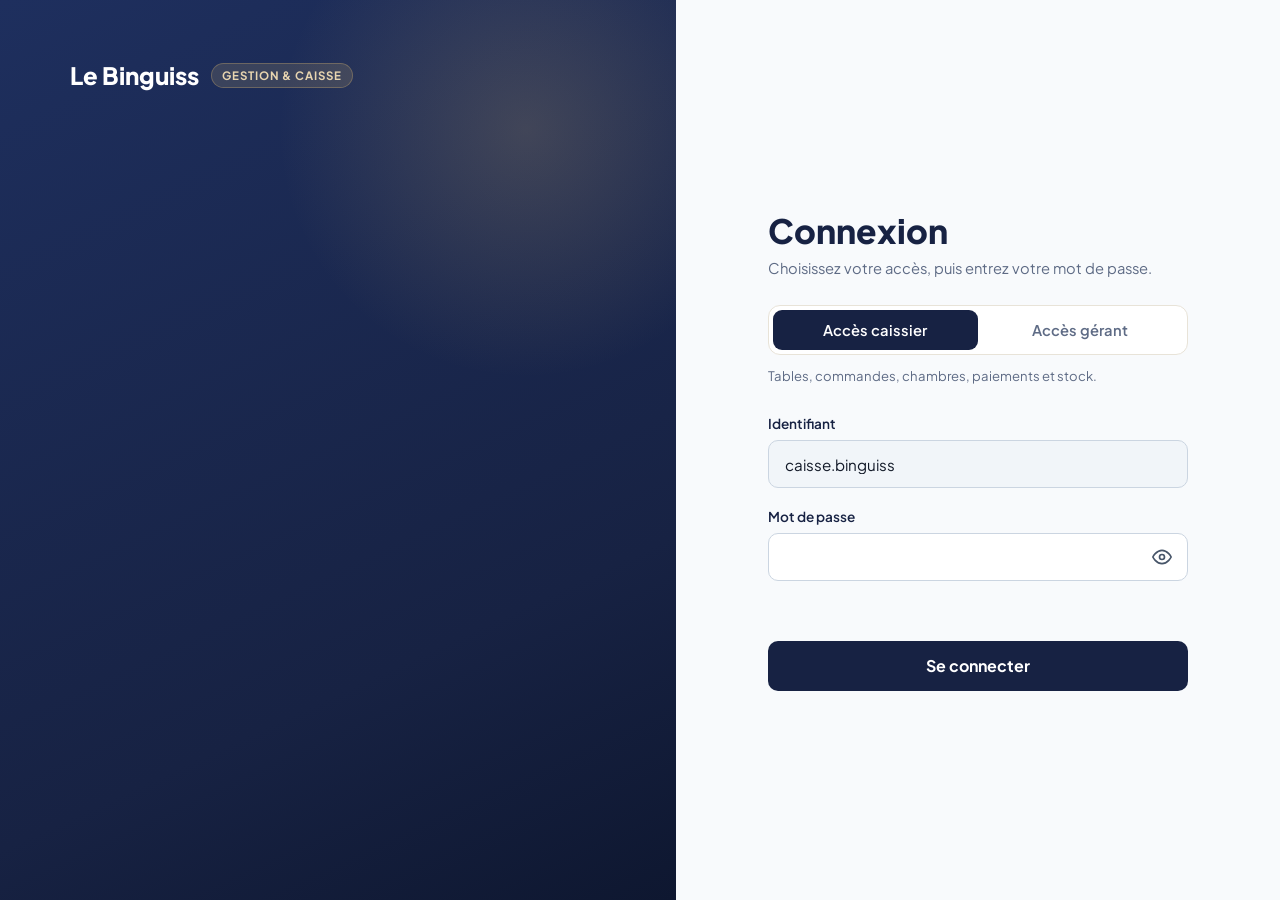
<file: caisse/caisse.html>
<!DOCTYPE html>
<html lang="fr">
<head>
    <meta charset="UTF-8">
    <meta name="viewport" content="width=device-width, initial-scale=1.0">
    <title>Espace Caisse & Restaurant — Le Binguiss</title>

    <link rel="preconnect" href="https://fonts.googleapis.com">
    <link rel="preconnect" href="https://fonts.gstatic.com" crossorigin>
    <link href="https://fonts.googleapis.com/css2?family=Plus+Jakarta+Sans:wght@400;500;600;700;800&family=Playfair+Display:ital,wght@0,600;0,700;1,600&display=swap" rel="stylesheet">

    <link rel="stylesheet" href="css/caisse.css">

    <style id="correctifs-connexion">
        #loginScreen.active { position: fixed; inset: 0; z-index: 9000; overflow-y: auto; display: flex; background: #ffffff; }
        #loginScreen .hero-pane, #loginScreen .hero-orb { pointer-events: none; }
        #loginScreen .form-pane { position: relative; z-index: 2; overflow-y: auto; }
        #loginScreen button, #loginScreen input, #loginScreen label { pointer-events: auto; }
        #loginScreen .input-field { color: #111827 !important; background: #ffffff !important; border: 1px solid #cbd5e1 !important; opacity: 1 !important; }
        #loginScreen .input-field[readonly] { background: #f1f5f9 !important; }
    </style>
</head>
<body>

    <!-- 1. ECRAN DE CONNEXION -->
    <div class="login-wrapper active" id="loginScreen">
        <div class="hero-pane">
            <div class="hero-orb"></div>
            <div class="hero-brand">
                <div class="hero-brand-name">Le Binguiss</div>
                <span class="hero-brand-badge">Gestion & Caisse</span>
            </div>
        </div>
        <div class="form-pane">
            <div class="form-container">
                <h2 class="form-title">Connexion</h2>
                <p class="form-instruction">Choisissez votre accès, puis entrez votre mot de passe.</p>

                <div class="access-toggle-box">
                    <button type="button" class="toggle-btn active" id="btnAccesCaisse" onclick="selectionnerProfil('caisse')">Accès caissier</button>
                    <button type="button" class="toggle-btn" id="btnAccesGerant" onclick="selectionnerProfil('gerant')">Accès gérant</button>
                </div>
                <div class="toggle-note" id="toggleNote">Tables, commandes, chambres, paiements et stock.</div>

                <form onsubmit="seConnecter(event)">
                    <div class="input-group">
                        <label class="input-label" for="loginUser">Identifiant</label>
                        <input type="text" id="loginUser" class="input-field" value="caisse.binguiss" readonly>
                    </div>
                    <div class="input-group">
                        <label class="input-label" for="loginPass">Mot de passe</label>
                        <div style="position:relative;display:block;">
                            <input type="password" id="loginPass" class="input-field" autocomplete="current-password" required style="width:100%;box-sizing:border-box;padding-right:48px;">
                            <button type="button" id="btnVoirMdp" onclick="basculerMotDePasse()" title="Afficher le mot de passe" aria-label="Afficher le mot de passe" style="position:absolute;right:8px;top:50%;transform:translateY(-50%);display:flex;align-items:center;justify-content:center;width:36px;height:36px;padding:0;margin:0;border:none;background:transparent;cursor:pointer;z-index:5;"><svg width="20" height="20" viewBox="0 0 24 24" fill="none" stroke="#475569" stroke-width="2" stroke-linecap="round" stroke-linejoin="round"><path d="M1 12s4-8 11-8 11 8 11 8-4 8-11 8-11-8-11-8z"></path><circle cx="12" cy="12" r="3"></circle></svg></button>
                        </div>
                    </div>
                    <p id="loginErreur" role="alert" style="color:#b91c1c;font-size:0.9rem;margin:0 0 12px;min-height:1.2em;"></p>
                    <button type="submit" class="btn-submit" id="btnConnexion">Se connecter</button>
                </form>
            </div>
        </div>
    </div>

    <!-- 2. INTERFACE CAISSE (caché tant que non connecté) -->
    <div class="app-layout" id="dashboardScreen">

        <aside class="sidebar">
            <div>
                <div class="sidebar-brand">
                    <div class="brand-title">Le Binguiss</div>
                    <span class="brand-badge">Espace caisse</span>
                </div>

                <nav class="sidebar-nav">
                    <div class="nav-item active" onclick="changerOnglet('tables')"><span>Tables</span></div>
                    <div class="nav-item" onclick="changerOnglet('commandes')"><span>Commandes</span></div>
                    <div class="nav-item" onclick="changerOnglet('chambres')"><span>Chambres</span></div>
                    <div class="nav-item" onclick="changerOnglet('stock')"><span>Stock</span></div>
                </nav>
            </div>

            <div class="sidebar-footer">
                <div class="user-role-label">Caissier</div>
                <a class="logout-link" onclick="seDeconnecter()">Se déconnecter</a>
            </div>
        </aside>

        <main class="main-content">
            <header class="page-header">
                <h1 class="page-title">Restaurant</h1>
                <p class="page-subtitle">Cliquez sur une table pour la nommer ou voir sa consommation · Rouge : non payée · Vert : payée</p>
            </header>

            <section class="kpi-grid">
                <div class="kpi-card">
                    <div class="kpi-label">Caisse du jour</div>
                    <div class="kpi-value" id="kpiCaisseJour">486 500 F</div>
                </div>
                <div class="kpi-card">
                    <div class="kpi-label">Restaurant</div>
                    <div class="kpi-value" id="kpiRestaurant">312 000 F</div>
                </div>
                <div class="kpi-card">
                    <div class="kpi-label">Hôtel</div>
                    <div class="kpi-value">174 500 F</div>
                </div>
                <div class="kpi-card">
                    <div class="kpi-label">Commandes non payées</div>
                    <div class="kpi-value" id="kpiNonPayees">4</div>
                </div>
            </section>

            <section class="tables-grid" id="tablesContainer"></section>

            <!-- ECRAN 3 : COMMANDES DU JOUR -->
            <div class="commandes-screen" id="commandesScreen">
                <header class="page-header" style="margin-bottom:16px">
                    <h1 class="page-title">Commandes du jour</h1>
                    <p class="page-subtitle" id="commandesSoustitre">Registre en direct · 8 commandes · 15 octobre</p>
                </header>

                <div class="commandes-filter-bar">
                    <button type="button" class="filter-tab-btn active" id="fTab-toutes" onclick="filtrerCommandes('toutes')">Toutes</button>
                    <button type="button" class="filter-tab-btn" id="fTab-surplace" onclick="filtrerCommandes('surplace')">Sur place</button>
                    <button type="button" class="filter-tab-btn" id="fTab-emporter" onclick="filtrerCommandes('emporter')">À emporter</button>
                    <button type="button" class="filter-tab-btn" id="fTab-livraison" onclick="filtrerCommandes('livraison')">Livraison</button>
                    <button type="button" class="filter-tab-btn" id="fTab-adistance" onclick="filtrerCommandes('adistance')">À distance</button>
                    <button type="button" class="btn-nouvelle-commande">+ Nouvelle commande</button>
                </div>

                <div class="commandes-table-wrapper">
                    <table class="commandes-table">
                        <thead>
                            <tr>
                                <th>N°</th>
                                <th>Table / Client</th>
                                <th>Type</th>
                                <th>Articles</th>
                                <th>Total</th>
                                <th>Statut</th>
                                <th>Heure</th>
                            </tr>
                        </thead>
                        <tbody id="commandesTbody"></tbody>
                    </table>
                </div>
            </div>

            <!-- ECRAN 4 : CHAMBRES -->
            <div class="chambres-screen" id="chambresScreen">
                <header class="page-header" style="margin-bottom:20px;">
                    <h1 class="page-title">Chambres</h1>
                    <p class="page-subtitle">Semaine du 12 au 18 octobre</p>
                </header>

                <div class="chambres-top-bar">
                    <div class="legend-pills-group">
                        <span class="legend-pill pill-libre">Libre</span>
                        <span class="legend-pill pill-reservee">Réservée</span>
                        <span class="legend-pill pill-occupee">Occupée</span>
                        <span class="legend-pill pill-payee">Payée</span>
                    </div>
                    <button type="button" class="btn-chambre-action" onclick="ouvrirNouvelleReservationChambre()">
                        + Nouvelle réservation
                    </button>
                </div>

                <div class="planning-card">
                    <table class="planning-table">
                        <thead>
                            <tr>
                                <th class="th-room"></th>
                                <th>Lun</th>
                                <th>Mar</th>
                                <th>Mer</th>
                                <th>Jeu</th>
                                <th>Ven</th>
                                <th>Sam</th>
                                <th>Dim</th>
                            </tr>
                        </thead>
                        <tbody id="planningChambresTbody"></tbody>
                    </table>
                </div>

                <div class="booking-detail-card" id="bookingDetailCard">
                    <div class="booking-client-info">
                        <h3 class="booking-client-title" id="roomClientName">Koné Awa · Chambre 102</h3>
                        <p class="booking-client-meta" id="roomClientMeta">Acompte 25 000 F · Solde restant 40 000 F · Mobile money</p>
                    </div>
                    <div class="booking-actions">
                        <button type="button" class="btn-booking btn-checkin" onclick="actionCheckIn()">Check-in</button>
                        <button type="button" class="btn-booking btn-checkout" onclick="actionCheckOut()">Check-out</button>
                    </div>
                </div>
            </div>

            <!-- ECRAN 5 : STOCK -->
            <div class="stock-screen" id="stockScreen">
                <div class="stock-header-row">
                    <header class="page-header" style="margin-bottom:0;">
                        <h1 class="page-title">Stock</h1>
                        <p class="page-subtitle">Quantités en stock · signalez un produit manquant</p>
                    </header>
                    <button type="button" class="btn-stock-manquant" onclick="signalerProduitManquantPrompt()">
                        Signaler un manquant
                    </button>
                </div>

                <div class="stock-threshold-bar">
                    <div class="threshold-min-label">Seuil minimum : 1</div>
                    <div class="threshold-legend-item">
                        <span class="indicator-dot red"></span>
                        <span>Rouge : stock de 1 ou moins (manquant)</span>
                    </div>
                    <div class="threshold-legend-item">
                        <span class="indicator-dot green"></span>
                        <span>Vert : stock supérieur à 1 (disponible)</span>
                    </div>
                </div>

                <div class="stock-card">
                    <table class="stock-table">
                        <thead>
                            <tr>
                                <th>Produit</th>
                                <th>Quantité en stock</th>
                                <th>Seuil minimum</th>
                                <th>Statut</th>
                            </tr>
                        </thead>
                        <tbody id="stockTbody"></tbody>
                    </table>
                </div>
            </div>
        </main>

    </div>

    <!-- 3. MODAL : NOMMER LA TABLE -->
    <div class="modal-overlay" id="modalNommerTable" onclick="fermerModalNommer(event)">
        <div class="modal-box" onclick="event.stopPropagation()">
            <h3 class="modal-title">Nommer la table</h3>
            <p class="modal-desc">Donnez un nom à cette table, par exemple Parasol 1.</p>

            <div class="modal-input-group">
                <label class="modal-label" for="inputNomTable">Nom de la table</label>
                <input type="text" id="inputNomTable" class="modal-input" placeholder="Ex: Parasol 1">
            </div>

            <div class="modal-actions">
                <button type="button" class="btn-modal-cancel" onclick="fermerModalNommer()">Annuler</button>
                <button type="button" class="btn-modal-save" onclick="sauvegarderNomTable()">Enregistrer</button>
            </div>
        </div>
    </div>

    <!-- 4. TIROIR LATERAL : COMMANDE / CONSOMMATION -->
    <div class="drawer-overlay" id="drawerOverlay" onclick="fermerTiroirCommande()"></div>

    <aside class="order-drawer" id="orderDrawer">
        <div>
            <div class="drawer-header">
                <h2 class="drawer-title" id="drawerTableTitle">Parasol 5</h2>
                <button type="button" class="btn-close-drawer" onclick="fermerTiroirCommande()" aria-label="Fermer">✕</button>
            </div>

            <div class="drawer-subinfo">
                <span id="drawerMetaInfo">Table libre · un client s'installe</span>
                <button type="button" class="btn-drawer-rename" onclick="ouvrirModalDepuisTiroir()">
                    <svg width="14" height="14" viewBox="0 0 24 24" fill="none" stroke="currentColor" stroke-width="2" stroke-linecap="round" stroke-linejoin="round"><path d="M11 4H4a2 2 0 0 0-2 2v14a2 2 0 0 0 2 2h14a2 2 0 0 0 2-2v-7"></path><path d="M18.5 2.5a2.121 2.121 0 0 1 3 3L12 15l-4 1 1-4 9.5-9.5z"></path></svg>
                    <span>Renommer</span>
                </button>
            </div>

            <div id="drawerModeConsultation" style="display: none;">
                <div class="order-items-list" id="drawerItemsList"></div>
            </div>

            <div id="drawerModeInstallation" style="display: none;">
                <div class="catalog-categories">
                    <button type="button" class="category-tab-btn active" id="tabCatPlats" onclick="changerCategorieMenu('plats')">Plats</button>
                    <button type="button" class="category-tab-btn" id="tabCatBoissons" onclick="changerCategorieMenu('boissons')">Boissons</button>
                    <button type="button" class="category-tab-btn" id="tabCatDesserts" onclick="changerCategorieMenu('desserts')">Desserts</button>
                </div>

                <div class="catalog-items-list" id="catalogItemsContainer"></div>

                <div class="cart-section-title">Panier</div>
                <div class="cart-items-box" id="cartItemsContainer"></div>
            </div>
        </div>

        <div>
            <div class="drawer-status-section" id="drawerStatusSection">
                <div class="drawer-section-label">Statut de la commande</div>
                <div class="status-pills-row">
                    <button type="button" class="status-pill-btn pill-unpaid" id="btnStatutNonPayee" onclick="changerStatutCommande(false)">Non payée</button>
                    <button type="button" class="status-pill-btn pill-paid inactive" id="btnStatutPayee" onclick="changerStatutCommande(true)">Payée</button>
                </div>
            </div>

            <div class="drawer-total-box">
                <div class="drawer-total-label">Total</div>
                <div class="drawer-total-amount" id="drawerTotalAmount">8 000 F</div>
            </div>

            <div class="drawer-actions" id="drawerActionsConsultation" style="display: none;">
                <button type="button" class="btn-print-bill" onclick="imprimerFacture()">
                    <svg width="18" height="18" viewBox="0 0 24 24" fill="none" stroke="currentColor" stroke-width="2" stroke-linecap="round" stroke-linejoin="round"><polyline points="6 9 6 2 18 2 18 9"></polyline><path d="M6 18H4a2 2 0 0 1-2-2v-5a2 2 0 0 1 2-2h16a2 2 0 0 1 2 2v5a2 2 0 0 1-2 2h-2"></path><rect x="6" y="14" width="12" height="8"></rect></svg>
                    <span>Imprimer la facture</span>
                </button>
                <button type="button" class="btn-modify-order" onclick="basculerVersAjoutArticles()">Modifier la commande</button>
            </div>

            <div class="drawer-actions" id="drawerActionsInstallation" style="display: none;">
                <button type="button" class="btn-save-order" onclick="enregistrerCommandeClient()">Enregistrer la commande</button>
            </div>
        </div>
    </aside>

    <!-- Notification Toast -->
    <div class="toast-notification" id="toastNotif">
        <span id="toastText">Action effectuée</span>
    </div>

    <!-- PANNEAU LATERAL : DETAIL COMMANDE -->
    <div class="cmd-drawer-overlay" id="cmdDrawerOverlay" onclick="fermerDetailCommande()"></div>

    <aside class="cmd-detail-drawer" id="cmdDetailDrawer">
        <div>
            <div class="cmd-drawer-header">
                <h2 class="cmd-drawer-title" id="cmdDrawerTitle">Commande Parasol 1</h2>
                <button type="button" class="btn-cmd-close" onclick="fermerDetailCommande()">✕</button>
            </div>
            <div class="cmd-drawer-meta" id="cmdDrawerMeta">N° 128 · 12:40 · Sur place</div>

            <div class="cmd-items-list" id="cmdItemsList"></div>

            <div class="cmd-status-section">
                <div class="cmd-status-label">Statut de la commande</div>
                <div class="status-pills-row">
                    <button type="button" class="status-pill-btn pill-unpaid" id="cmdBtnNonPayee" onclick="changerStatutCmd(false)">Non payée</button>
                    <button type="button" class="status-pill-btn pill-paid inactive" id="cmdBtnPayee" onclick="changerStatutCmd(true)">Payée</button>
                </div>
            </div>
        </div>

        <div>
            <div class="drawer-total-box">
                <div class="drawer-total-label">Total</div>
                <div class="drawer-total-amount" id="cmdDrawerTotal">0 F</div>
            </div>
            <div class="drawer-actions">
                <button type="button" class="btn-print-bill" onclick="ouvrirFactureDepuisCmd()">
                    <svg width="18" height="18" viewBox="0 0 24 24" fill="none" stroke="currentColor" stroke-width="2" stroke-linecap="round" stroke-linejoin="round"><polyline points="6 9 6 2 18 2 18 9"></polyline><path d="M6 18H4a2 2 0 0 1-2-2v-5a2 2 0 0 1 2-2h16a2 2 0 0 1 2 2v5a2 2 0 0 1-2 2h-2"></path><rect x="6" y="14" width="12" height="8"></rect></svg>
                    <span>Imprimer la facture</span>
                </button>
                <button type="button" class="btn-modify-order">Modifier la commande</button>
            </div>
        </div>
    </aside>

    <!-- MODAL FACTURE -->
    <div class="invoice-modal-overlay" id="invoiceModal">
        <div class="invoice-modal-box">
            <div class="invoice-modal-toolbar">
                <button type="button" class="btn-invoice-print" onclick="lancerImpression()">Imprimer</button>
                <button type="button" class="btn-invoice-close" onclick="fermerFacture()">Fermer</button>
            </div>
            <div class="invoice-doc">
                <div class="invoice-hotel-name">Hôtel Restaurant Le Binguiss</div>
                <div class="invoice-hotel-address">Restaurant en bord de mer · Grand-Bassam</div>

                <div class="invoice-facture-num" id="invoiceNum">FACTURE N° 128</div>
                <div class="invoice-meta" id="invoiceMeta">
                    Date : 15 octobre 2026 · 12:40<br>
                    Parasol 1 · Sur place · Source : Restaurant
                </div>

                <table class="invoice-table">
                    <thead>
                        <tr>
                            <th>Article</th>
                            <th>Qté</th>
                            <th>Prix unitaire</th>
                            <th>Total</th>
                        </tr>
                    </thead>
                    <tbody id="invoiceItemsTbody"></tbody>
                </table>

                <div class="invoice-total-row">
                    <span class="invoice-total-label">Total à payer</span>
                    <span class="invoice-total-amount" id="invoiceTotalAmount">20 000 F</span>
                </div>

                <div class="invoice-merci">Merci de votre visite</div>
            </div>
        </div>
    </div>

    <!-- 6. ESPACE GERANT (réservé au compte gérant) -->
    <div class="gerant-layout" id="gerantScreen">

        <aside class="gerant-sidebar">
            <div>
                <div class="sidebar-brand">
                    <div class="brand-title">Le Binguiss</div>
                    <span class="gerant-brand-badge">Espace gérant</span>
                </div>
                <nav class="sidebar-nav" style="margin-top:16px;">
                    <div class="gerant-nav-item active" id="gNavDashboard" onclick="changerOngletGerant('dashboard')"><span>Tableau de bord</span></div>
                    <div class="gerant-nav-item" id="gNavStock" onclick="changerOngletGerant('stock')"><span>Stock</span></div>
                    <div class="gerant-nav-item" id="gNavRapports" onclick="changerOngletGerant('rapports')"><span>Rapports</span></div>
                </nav>
            </div>
            <div class="sidebar-footer">
                <div class="user-role-label">Gérant</div>
                <a class="logout-link" onclick="seDeconcterGerant()">Se déconnecter</a>
            </div>
        </aside>

        <main class="gerant-main">

            <!-- TABLEAU DE BORD -->
            <div class="gerant-screen active" id="gScreenDashboard">
                <div class="periode-bar">
                    <div>
                        <h1 class="page-title">Tableau de bord</h1>
                        <p class="page-subtitle">Entrées d'argent par activité</p>
                    </div>
                    <div style="display:flex;align-items:center;gap:14px;flex-wrap:wrap;">
                        <div class="periode-tabs" id="gDashTabs">
                            <button class="periode-tab-btn" onclick="changerPeriodeDash('jour',this)">Jour</button>
                            <button class="periode-tab-btn active" onclick="changerPeriodeDash('semaine',this)">Semaine</button>
                            <button class="periode-tab-btn" onclick="changerPeriodeDash('mois',this)">Mois</button>
                        </div>
                        <div class="export-btns-row">
                            <button class="btn-export-pdf" onclick="exporterPDF('dashboard')">Exporter en PDF</button>
                            <button class="btn-export-excel" onclick="exporterExcel('dashboard')">Exporter en Excel</button>
                        </div>
                    </div>
                </div>

                <div class="kpi-gerant-grid">
                    <div class="kpi-gerant-card">
                        <div class="kpi-gerant-label">Total semaine</div>
                        <div class="kpi-gerant-value" id="gKpiTotal">3 240 000 F</div>
                        <div class="kpi-gerant-bar"><div class="kpi-gerant-bar-fill" style="width:100%"></div></div>
                    </div>
                    <div class="kpi-gerant-card">
                        <div class="kpi-gerant-label">Restaurant</div>
                        <div class="kpi-gerant-value" id="gKpiResto">1 980 000 F</div>
                        <div class="kpi-gerant-bar"><div class="kpi-gerant-bar-fill resto" style="width:61%"></div></div>
                    </div>
                    <div class="kpi-gerant-card">
                        <div class="kpi-gerant-label">Hôtel</div>
                        <div class="kpi-gerant-value" id="gKpiHotel">1 260 000 F</div>
                        <div class="kpi-gerant-bar"><div class="kpi-gerant-bar-fill hotel" style="width:39%"></div></div>
                    </div>
                </div>

                <div class="paiements-card">
                    <div class="paiements-title">Derniers paiements</div>
                    <table class="paiements-table">
                        <thead>
                            <tr>
                                <th>Source</th>
                                <th>Mode</th>
                                <th style="text-align:right;">Montant</th>
                            </tr>
                        </thead>
                        <tbody>
                            <tr>
                                <td><span class="source-pill resto">Restaurant</span></td>
                                <td>Espèces</td>
                                <td style="text-align:right;font-weight:700;">18 500 F</td>
                            </tr>
                            <tr>
                                <td><span class="source-pill hotel">Hôtel</span></td>
                                <td>Mobile money</td>
                                <td style="text-align:right;font-weight:700;">65 000 F</td>
                            </tr>
                            <tr>
                                <td><span class="source-pill resto">Restaurant</span></td>
                                <td>Carte bancaire</td>
                                <td style="text-align:right;font-weight:700;">27 000 F</td>
                            </tr>
                            <tr>
                                <td><span class="source-pill hotel">Hôtel</span></td>
                                <td>Espèces</td>
                                <td style="text-align:right;font-weight:700;">40 000 F</td>
                            </tr>
                        </tbody>
                    </table>
                </div>
            </div>

            <!-- GESTION DU STOCK (GERANT) -->
            <div class="gerant-screen" id="gScreenStock">
                <div class="gerant-stock-header">
                    <div>
                        <h1 class="page-title">Gestion du stock</h1>
                        <p class="page-subtitle">Ajoutez des produits et modifiez les quantités</p>
                    </div>
                    <button class="btn-ajouter-produit" onclick="ouvrirModalAjouterProduit()">+ Ajouter un produit</button>
                </div>

                <div class="stock-threshold-bar" style="margin-bottom:20px;">
                    <div class="threshold-min-label">Seuil minimum : 1</div>
                    <div class="threshold-legend-item">
                        <span class="indicator-dot red"></span>
                        <span>Rouge : stock de 1 ou moins (manquant)</span>
                    </div>
                    <div class="threshold-legend-item">
                        <span class="indicator-dot green"></span>
                        <span>Vert : stock supérieur à 1 (disponible)</span>
                    </div>
                </div>

                <div class="stock-card">
                    <table class="stock-table">
                        <thead>
                            <tr>
                                <th>Produit</th>
                                <th>Quantité en stock</th>
                                <th>Seuil minimum</th>
                                <th>Statut</th>
                                <th>Action</th>
                            </tr>
                        </thead>
                        <tbody id="gStockTbody"></tbody>
                    </table>
                </div>
            </div>

            <!-- RAPPORTS -->
            <div class="gerant-screen" id="gScreenRapports">
                <div class="periode-bar">
                    <div>
                        <h1 class="page-title">Rapports</h1>
                        <p class="page-subtitle">Rapports de ventes du restaurant et de l'hôtel</p>
                    </div>
                    <div style="display:flex;align-items:center;gap:14px;flex-wrap:wrap;">
                        <div class="periode-tabs" id="gRapportTabs">
                            <button class="periode-tab-btn" onclick="changerPeriodeRapport('jour',this)">Jour</button>
                            <button class="periode-tab-btn active" onclick="changerPeriodeRapport('semaine',this)">Semaine</button>
                            <button class="periode-tab-btn" onclick="changerPeriodeRapport('mois',this)">Mois</button>
                        </div>
                        <div class="export-btns-row">
                            <button class="btn-export-pdf" onclick="exporterPDF('rapports')">Exporter en PDF</button>
                            <button class="btn-export-excel" onclick="exporterExcel('rapports')">Exporter en Excel</button>
                        </div>
                    </div>
                </div>

                <div class="rapport-layout">
                    <div class="rapport-ventes-card">
                        <div class="rapport-ventes-title" id="rapportTableTitle">Rapport de ventes · semaine du 12 au 18 octobre</div>
                        <table class="rapport-table" id="rapportTable">
                            <thead>
                                <tr>
                                    <th>Jour</th>
                                    <th>Restaurant</th>
                                    <th>Hôtel</th>
                                    <th>Total</th>
                                </tr>
                            </thead>
                            <tbody id="rapportTbody"></tbody>
                        </table>
                    </div>

                    <div class="kpi-rapport-card">
                        <div class="kpi-rapport-title">Pour calculer les KPI</div>
                        <div class="kpi-rapport-item">
                            <div class="kpi-rapport-item-label">Total des ventes</div>
                            <div class="kpi-rapport-item-value" id="rapportKpiTotal">3 240 000 F</div>
                        </div>
                        <div class="kpi-rapport-item">
                            <div class="kpi-rapport-item-label">Restaurant</div>
                            <div class="kpi-rapport-item-value" id="rapportKpiResto">61 %</div>
                        </div>
                        <div class="kpi-rapport-item">
                            <div class="kpi-rapport-item-label">Hôtel</div>
                            <div class="kpi-rapport-item-value" id="rapportKpiHotel">39 %</div>
                        </div>
                        <div class="kpi-rapport-note">Les indicateurs roulois par le gérant sont à confirmer avec le client.</div>
                    </div>
                </div>
            </div>

        </main>
    </div>

    <!-- MODAL : AJOUTER UN PRODUIT AU STOCK -->
    <div class="modal-produit-overlay" id="modalAjouterProduit" onclick="fermerModalAjouterProduit(event)">
        <div class="modal-produit-box" onclick="event.stopPropagation()">
            <h3 class="modal-produit-title">Ajouter un produit</h3>
            <p class="modal-produit-desc">Saisissez le nom du produit à la main.</p>

            <div class="input-group">
                <label class="input-label modal-label" for="inputNomProduit">Nom du produit</label>
                <input type="text" id="inputNomProduit" class="modal-input" placeholder="Ex : Jus de gingembre">
            </div>

            <div class="modal-produit-row">
                <div class="input-group" style="margin-bottom:0;">
                    <label class="input-label modal-label" for="inputQteProduit">Quantité en stock</label>
                    <input type="number" id="inputQteProduit" class="modal-input" value="10" min="0">
                </div>
                <div class="input-group" style="margin-bottom:0;">
                    <label class="input-label modal-label" for="inputSeuilProduit">Seuil minimum</label>
                    <input type="number" id="inputSeuilProduit" class="modal-input" value="1" min="1">
                </div>
            </div>
            <p class="modal-produit-note">Le produit passe en rouge quand le stock est égal ou inférieur au seuil.</p>

            <div class="modal-produit-actions">
                <button class="btn-produit-cancel" onclick="fermerModalAjouterProduit()">Annuler</button>
                <button class="btn-produit-ajouter" onclick="confirmerAjoutProduit()">Ajouter</button>
            </div>
        </div>
    </div>

    <script src="js/caisse.js" defer></script>
</body>
</html>
</file>
<file: caisse/css/caisse.css>
:root {
            /* Palette officielle Le Binguiss — Bleu Nuit & Or */
            --teal-sidebar: #172243;
            --teal-sidebar-active: #223567;
            --teal-sidebar-hover: #1c2b53;
            --teal-primary: #172243;
            --teal-primary-hover: #1e2f5e;
            --teal-badge-bg: rgba(201, 169, 110, 0.18);
            --teal-badge-text: #e8d5b0;

            /* Or officiel */
            --gold: #c9a96e;
            --gold-hover: #b89556;
            --gold-light: #e8d5b0;

            --bg-app: #f8f6f0;
            --bg-card: #ffffff;
            --text-main: #172243;
            --text-muted: #5e6b85;
            --text-subtle: #8d98af;
            --border-light: #e8e3d8;

            /* Statuts tables */
            --red-bg: #fee2e2;
            --red-border: #fca5a5;
            --red-text: #ef4444;

            --green-bg: #dcfce7;
            --green-border: #86efac;
            --green-text: #16a34a;

            --amber-bg: #fef3c7;
            --amber-border: #fde68a;
            --amber-text: #d97706;

            --radius-card: 16px;
            --radius-pill: 999px;
            --radius-btn: 10px;
            --shadow-card: 0 2px 8px rgba(23, 34, 67, 0.06);
        }

        *, *::before, *::after {
            box-sizing: border-box;
            margin: 0;
            padding: 0;
        }

        body {
            font-family: 'Plus Jakarta Sans', -apple-system, BlinkMacSystemFont, sans-serif;
            background-color: var(--bg-app);
            color: var(--text-main);
            min-height: 100vh;
            overflow-x: hidden;
        }

        /* ══════════════════════════════════════════════════════════
           1. ECRAN DE CONNEXION (AFFICHÉ SI DÉCONNECTÉ)
           ══════════════════════════════════════════════════════════ */
        .login-wrapper {
            width: 100vw;
            min-height: 100vh;
            display: none;
            background: #ffffff;
        }

        .login-wrapper.active {
            display: flex;
        }

        .hero-pane {
            flex: 1.05;
            background: linear-gradient(155deg, #1e2f5e 0%, var(--teal-sidebar) 70%, #0e1730 100%);
            position: relative;
            display: flex;
            flex-direction: column;
            justify-content: space-between;
            padding: 60px 70px;
            color: #ffffff;
            overflow: hidden;
        }

        .hero-orb {
            position: absolute;
            top: -120px;
            right: -100px;
            width: 500px;
            height: 500px;
            border-radius: 50%;
            background: radial-gradient(circle, rgba(201, 169, 110, 0.22) 0%, transparent 70%);
            pointer-events: none;
        }

        .hero-brand {
            display: flex;
            align-items: center;
            gap: 12px;
            z-index: 2;
        }

        .hero-brand-name {
            font-size: 1.5rem;
            font-weight: 800;
            color: #ffffff;
        }

        .hero-brand-badge {
            font-size: 0.72rem;
            font-weight: 700;
            text-transform: uppercase;
            letter-spacing: 0.08em;
            padding: 4px 10px;
            border-radius: var(--radius-pill);
            background: var(--teal-badge-bg);
            color: var(--teal-badge-text);
            border: 1px solid rgba(201, 169, 110, 0.35);
        }

        .hero-content {
            z-index: 2;
            max-width: 520px;
        }

        .hero-title {
            font-size: 3.2rem;
            line-height: 1.15;
            font-weight: 800;
            margin-bottom: 24px;
        }

        .hero-subtitle {
            font-size: 1.05rem;
            line-height: 1.6;
            color: rgba(255, 255, 255, 0.85);
        }

        .form-pane {
            flex: 0.95;
            background: #f8fafc;
            display: flex;
            flex-direction: column;
            align-items: center;
            justify-content: center;
            padding: 50px 60px;
            position: relative;
        }

        .form-container {
            width: 100%;
            max-width: 420px;
        }

        .form-title {
            font-size: 2.1rem;
            font-weight: 800;
            color: var(--teal-sidebar);
            margin-bottom: 8px;
        }

        .form-instruction {
            font-size: 0.92rem;
            color: var(--text-muted);
            margin-bottom: 28px;
        }

        .access-toggle-box {
            display: flex;
            background: #ffffff;
            border: 1px solid var(--border-light);
            border-radius: 12px;
            padding: 4px;
            margin-bottom: 12px;
        }

        .toggle-btn {
            flex: 1;
            padding: 11px 16px;
            border: none;
            background: transparent;
            font-family: inherit;
            font-size: 0.92rem;
            font-weight: 600;
            color: var(--text-muted);
            cursor: pointer;
            border-radius: 9px;
            transition: all 0.2s ease;
        }

        .toggle-btn.active {
            background: var(--teal-primary);
            color: #ffffff;
        }

        .toggle-note {
            font-size: 0.82rem;
            color: var(--text-muted);
            margin-bottom: 28px;
            min-height: 20px;
        }

        .input-group {
            margin-bottom: 20px;
        }

        .input-label {
            display: block;
            font-size: 0.85rem;
            font-weight: 600;
            color: var(--text-main);
            margin-bottom: 8px;
        }

        .input-field {
            width: 100%;
            height: 48px;
            padding: 0 16px;
            background: #ffffff;
            border: 1px solid var(--border-light);
            border-radius: var(--radius-btn);
            font-family: inherit;
            font-size: 0.95rem;
            color: var(--text-main);
            outline: none;
            transition: border-color 0.2s;
        }

        .input-field:focus {
            border-color: var(--teal-primary);
            box-shadow: 0 0 0 3px rgba(13, 92, 82, 0.15);
        }

        .btn-submit {
            width: 100%;
            height: 50px;
            background: var(--teal-primary);
            color: #ffffff;
            border: none;
            border-radius: var(--radius-btn);
            font-family: inherit;
            font-size: 1rem;
            font-weight: 700;
            cursor: pointer;
            transition: background 0.2s;
            margin-top: 10px;
        }

        .btn-submit:hover {
            background: var(--teal-primary-hover);
        }

        .back-link {
            position: absolute;
            bottom: 24px;
            font-size: 0.85rem;
            color: var(--text-muted);
            text-decoration: none;
        }

        /* ══════════════════════════════════════════════════════════
           2. APPLICATION PRINCIPALE : TABLEAU DE BORD RESTAURANT / TABLES
           ══════════════════════════════════════════════════════════ */
        .app-layout {
            display: none;
            min-height: 100vh;
            width: 100vw;
            position: relative;
        }

        .app-layout.active {
            display: flex;
        }

        /* ── SIDEBAR GAUCHE (CONFORME FIGMA) ── */
        .sidebar {
            width: 230px;
            background: linear-gradient(175deg, #1e2f5e 0%, var(--teal-sidebar) 40%, #0e1730 100%);
            color: #ffffff;
            display: flex;
            flex-direction: column;
            justify-content: space-between;
            padding: 28px 18px 24px 18px;
            flex-shrink: 0;
            user-select: none;
        }

        .sidebar-brand {
            margin-bottom: 32px;
            padding: 0 8px;
        }

        .brand-title {
            font-size: 1.45rem;
            font-weight: 800;
            letter-spacing: -0.02em;
            color: #ffffff;
            margin-bottom: 8px;
        }

        .brand-badge {
            display: inline-block;
            font-size: 0.72rem;
            font-weight: 600;
            padding: 4px 12px;
            background: rgba(201, 169, 110, 0.18);
            color: var(--gold-light);
            border-radius: var(--radius-pill);
            letter-spacing: 0.02em;
            border: 1px solid rgba(201, 169, 110, 0.35);
        }

        .sidebar-nav {
            display: flex;
            flex-direction: column;
            gap: 6px;
        }

        .nav-item {
            display: flex;
            align-items: center;
            gap: 12px;
            padding: 12px 16px;
            color: #94a3b8;
            font-size: 0.95rem;
            font-weight: 600;
            text-decoration: none;
            border-radius: 12px;
            cursor: pointer;
            transition: all 0.2s ease;
        }

        .nav-item:hover {
            color: #ffffff;
            background: rgba(201, 169, 110, 0.12);
        }

        .nav-item.active {
            background: rgba(201, 169, 110, 0.2);
            border: 1px solid rgba(201, 169, 110, 0.4);
            color: #ffffff;
        }

        .sidebar-footer {
            padding: 16px 8px 0 8px;
            border-top: 1px solid rgba(255, 255, 255, 0.08);
        }

        .user-role-label {
            font-size: 0.88rem;
            font-weight: 700;
            color: #ffffff;
            margin-bottom: 4px;
        }

        .logout-link {
            font-size: 0.8rem;
            color: #94a3b8;
            text-decoration: none;
            cursor: pointer;
            transition: color 0.2s;
            display: inline-block;
        }

        .logout-link:hover {
            color: #ef4444;
        }

        /* ── ZONE DE CONTENU PRINCIPALE ── */
        .main-content {
            flex: 1;
            padding: 36px 40px;
            overflow-y: auto;
            position: relative;
            max-width: 1500px;
        }

        .page-header {
            margin-bottom: 30px;
        }

        .page-title {
            font-size: 2.2rem;
            font-weight: 800;
            color: var(--text-main);
            letter-spacing: -0.03em;
            margin-bottom: 6px;
        }

        .page-subtitle {
            font-size: 0.95rem;
            color: var(--text-muted);
            font-weight: 500;
        }

        /* ── 4 CARTES KPI (RÉSUMÉ CAISSE) ── */
        .kpi-grid {
            display: grid;
            grid-template-columns: repeat(4, 1fr);
            gap: 20px;
            margin-bottom: 32px;
        }

        .kpi-card {
            background: var(--bg-card);
            border-radius: var(--radius-card);
            padding: 22px 24px;
            box-shadow: var(--shadow-card);
            border: 1px solid rgba(226, 232, 240, 0.8);
        }

        .kpi-label {
            font-size: 0.82rem;
            font-weight: 600;
            color: var(--text-muted);
            margin-bottom: 12px;
        }

        .kpi-value {
            font-size: 2rem;
            font-weight: 800;
            color: var(--text-main);
            letter-spacing: -0.02em;
        }

        /* ── GRILLE DES TABLES (FIGMA : 4 colonnes × 3 lignes) ── */
        .tables-grid {
            display: grid;
            grid-template-columns: repeat(4, 1fr);
            gap: 20px;
        }

        .table-card {
            background: var(--bg-card);
            border-radius: var(--radius-card);
            padding: 20px 22px;
            min-height: 118px;
            display: flex;
            flex-direction: column;
            justify-content: space-between;
            position: relative;
            cursor: pointer;
            border: 1.5px solid transparent;
            transition: all 0.2s cubic-bezier(0.16, 1, 0.3, 1);
            user-select: none;
        }

        .table-card:hover {
            transform: translateY(-2px);
            box-shadow: 0 8px 20px rgba(15, 23, 42, 0.08);
        }

        /* Variantes de styles selon l'état */
        .table-card.unpaid {
            background-color: var(--red-bg);
            border-color: var(--red-border);
        }

        .table-card.paid {
            background-color: var(--green-bg);
            border-color: var(--green-border);
        }

        .table-card.reserved {
            background-color: var(--amber-bg);
            border-color: var(--amber-border);
        }

        .table-card.free {
            background-color: var(--bg-card);
            border-color: var(--border-light);
        }

        .table-card-header {
            display: flex;
            align-items: center;
            justify-content: space-between;
        }

        .table-name {
            font-size: 1.25rem;
            font-weight: 800;
            color: var(--text-main);
            letter-spacing: -0.01em;
        }

        .btn-edit-table {
            background: transparent;
            border: none;
            color: var(--text-subtle);
            cursor: pointer;
            padding: 4px;
            display: flex;
            align-items: center;
            justify-content: center;
            border-radius: 6px;
            transition: all 0.15s ease;
        }

        .btn-edit-table:hover {
            color: var(--text-main);
            background: rgba(0, 0, 0, 0.05);
        }

        .table-status-info {
            margin-top: 10px;
        }

        .table-status-label {
            font-size: 0.88rem;
            font-weight: 600;
            margin-bottom: 4px;
        }

        .table-card.unpaid .table-status-label { color: var(--red-text); }
        .table-card.paid .table-status-label { color: var(--green-text); }
        .table-card.reserved .table-status-label { color: var(--amber-text); }
        .table-card.free .table-status-label { color: var(--text-muted); }

        .table-detail-text {
            font-size: 1rem;
            font-weight: 700;
            color: var(--text-main);
        }

        .table-card.free .table-detail-text,
        .table-card.reserved .table-detail-text {
            font-size: 0.88rem;
            font-weight: 500;
            color: var(--text-muted);
        }

        /* ══════════════════════════════════════════════════════════
           3. MODAL : NOMMER LA TABLE (FIGMA 2b)
           ══════════════════════════════════════════════════════════ */
        .modal-overlay {
            position: fixed;
            inset: 0;
            background: rgba(15, 23, 42, 0.45);
            backdrop-filter: blur(4px);
            display: none;
            align-items: center;
            justify-content: center;
            z-index: 1000;
            padding: 20px;
        }

        .modal-overlay.active {
            display: flex;
        }

        .modal-box {
            background: #ffffff;
            border-radius: 20px;
            width: 100%;
            max-width: 440px;
            padding: 32px 30px;
            box-shadow: 0 20px 40px rgba(0, 0, 0, 0.2);
            animation: modalFadeIn 0.22s ease-out;
        }

        @keyframes modalFadeIn {
            from { opacity: 0; transform: scale(0.96) translateY(8px); }
            to { opacity: 1; transform: scale(1) translateY(0); }
        }

        .modal-title {
            font-size: 1.45rem;
            font-weight: 800;
            color: var(--text-main);
            margin-bottom: 8px;
        }

        .modal-desc {
            font-size: 0.92rem;
            color: var(--text-muted);
            margin-bottom: 24px;
            line-height: 1.45;
        }

        .modal-input-group {
            margin-bottom: 28px;
        }

        .modal-label {
            display: block;
            font-size: 0.82rem;
            font-weight: 600;
            color: var(--text-muted);
            margin-bottom: 8px;
        }

        .modal-input {
            width: 100%;
            height: 48px;
            padding: 0 16px;
            border-radius: 12px;
            border: 1.5px solid var(--border-light);
            font-family: inherit;
            font-size: 1rem;
            color: var(--text-main);
            font-weight: 600;
            outline: none;
            transition: all 0.2s;
        }

        .modal-input:focus {
            border-color: var(--teal-primary);
            box-shadow: 0 0 0 3px rgba(13, 92, 82, 0.15);
        }

        .modal-actions {
            display: flex;
            gap: 12px;
        }

        .btn-modal-cancel {
            flex: 1;
            height: 48px;
            background: #ffffff;
            border: 1px solid var(--border-light);
            border-radius: var(--radius-btn);
            font-family: inherit;
            font-size: 0.95rem;
            font-weight: 600;
            color: var(--text-main);
            cursor: pointer;
            transition: background 0.15s;
        }

        .btn-modal-cancel:hover {
            background: #f8fafc;
        }

        .btn-modal-save {
            flex: 1.2;
            height: 48px;
            background: var(--teal-primary);
            border: none;
            border-radius: var(--radius-btn);
            font-family: inherit;
            font-size: 0.95rem;
            font-weight: 700;
            color: #ffffff;
            cursor: pointer;
            transition: background 0.15s;
        }

        .btn-modal-save:hover {
            background: var(--teal-primary-hover);
        }

        /* ══════════════════════════════════════════════════════════
           4. PANNEAU LATÉRAL : COMMANDE / CONSOMMATION (FIGMA 2c)
           ══════════════════════════════════════════════════════════ */
        .drawer-overlay {
            position: fixed;
            inset: 0;
            background: rgba(15, 23, 42, 0.3);
            display: none;
            z-index: 900;
        }

        .drawer-overlay.active {
            display: block;
        }

        .order-drawer {
            position: fixed;
            top: 0;
            right: 0;
            bottom: 0;
            width: 440px;
            background: #ffffff;
            box-shadow: -10px 0 30px rgba(0, 0, 0, 0.12);
            z-index: 950;
            display: flex;
            flex-direction: column;
            justify-content: space-between;
            padding: 34px 32px;
            transform: translateX(100%);
            transition: transform 0.28s cubic-bezier(0.16, 1, 0.3, 1);
        }

        .order-drawer.active {
            transform: translateX(0);
        }

        .drawer-header {
            display: flex;
            align-items: flex-start;
            justify-content: space-between;
            margin-bottom: 6px;
        }

        .drawer-title {
            font-size: 1.6rem;
            font-weight: 800;
            color: var(--text-main);
            letter-spacing: -0.02em;
        }

        .btn-close-drawer {
            background: transparent;
            border: none;
            font-size: 1.4rem;
            color: var(--text-muted);
            cursor: pointer;
            padding: 4px;
            line-height: 1;
            transition: color 0.15s;
        }

        .btn-close-drawer:hover {
            color: var(--text-main);
        }

        .drawer-subinfo {
            display: flex;
            align-items: center;
            justify-content: space-between;
            font-size: 0.88rem;
            color: var(--text-muted);
            margin-bottom: 28px;
            padding-bottom: 18px;
            border-bottom: 1px solid var(--border-light);
        }

        .btn-drawer-rename {
            background: none;
            border: none;
            color: var(--teal-primary);
            font-weight: 700;
            font-size: 0.85rem;
            cursor: pointer;
            display: flex;
            align-items: center;
            gap: 4px;
        }

        .btn-drawer-rename:hover {
            text-decoration: underline;
        }

        .order-items-list {
            flex: 1;
            overflow-y: auto;
            display: flex;
            flex-direction: column;
            gap: 16px;
            margin-bottom: 24px;
            padding-right: 4px;
        }

        .order-item-row {
            display: flex;
            align-items: center;
            justify-content: space-between;
            font-size: 1rem;
        }

        .order-item-name {
            font-weight: 600;
            color: var(--text-main);
        }

        .order-item-price {
            font-weight: 700;
            color: var(--text-main);
        }

        /* ── SÉLECTEUR DE STATUT DE COMMANDE (ROUGE / VERT) ── */
        .drawer-status-section {
            margin-bottom: 28px;
            padding-top: 18px;
            border-top: 1px solid var(--border-light);
        }

        .drawer-section-label {
            font-size: 0.82rem;
            font-weight: 600;
            color: var(--text-muted);
            margin-bottom: 12px;
        }

        .status-pills-row {
            display: flex;
            gap: 12px;
        }

        .status-pill-btn {
            padding: 8px 18px;
            border-radius: var(--radius-pill);
            font-size: 0.88rem;
            font-weight: 700;
            cursor: pointer;
            border: 1.5px solid transparent;
            background: transparent;
            transition: all 0.15s ease;
            font-family: inherit;
        }

        .status-pill-btn.pill-unpaid {
            background-color: #fee2e2;
            color: #ef4444;
            border-color: #fca5a5;
        }

        .status-pill-btn.pill-unpaid.inactive {
            background-color: transparent;
            color: #94a3b8;
            border-color: var(--border-light);
        }

        .status-pill-btn.pill-paid {
            background-color: #dcfce7;
            color: #16a34a;
            border-color: #86efac;
        }

        .status-pill-btn.pill-paid.inactive {
            background-color: transparent;
            color: #94a3b8;
            border-color: var(--border-light);
        }

        /* ── SECTION TOTAL & ACTIONS ── */
        .drawer-total-box {
            margin-bottom: 24px;
        }

        .drawer-total-label {
            font-size: 0.82rem;
            font-weight: 600;
            color: var(--text-muted);
            margin-bottom: 4px;
        }

        .drawer-total-amount {
            font-size: 2.3rem;
            font-weight: 800;
            color: var(--text-main);
            letter-spacing: -0.02em;
        }

        .drawer-actions {
            display: flex;
            flex-direction: column;
            gap: 12px;
        }

        .btn-print-bill {
            width: 100%;
            height: 50px;
            background: var(--teal-primary);
            color: #ffffff;
            border: none;
            border-radius: var(--radius-btn);
            font-family: inherit;
            font-size: 1rem;
            font-weight: 700;
            cursor: pointer;
            display: flex;
            align-items: center;
            justify-content: center;
            gap: 8px;
            transition: background 0.15s;
        }

        .btn-print-bill:hover {
            background: var(--teal-primary-hover);
            border-color: var(--gold);
        }

        .btn-modify-order {
            width: 100%;
            height: 48px;
            background: #ffffff;
            color: var(--text-main);
            border: 1px solid var(--border-light);
            border-radius: var(--radius-btn);
            font-family: inherit;
            font-size: 0.95rem;
            font-weight: 600;
            cursor: pointer;
            transition: background 0.15s;
        }

        /* ── FIGMA 2d : INSTALLER UN CLIENT / PANIER DE LA TABLE ── */
        .catalog-categories {
            display: flex;
            background: #f1f5f9;
            border-radius: var(--radius-pill);
            padding: 4px;
            margin-bottom: 16px;
            gap: 4px;
        }

        .category-tab-btn {
            flex: 1;
            padding: 8px 12px;
            border: none;
            background: transparent;
            font-family: inherit;
            font-size: 0.88rem;
            font-weight: 600;
            color: var(--text-muted);
            border-radius: var(--radius-pill);
            cursor: pointer;
            transition: all 0.18s ease;
            text-align: center;
        }

        .category-tab-btn.active {
            background: var(--teal-primary);
            color: #ffffff;
        }

        .catalog-items-list {
            display: flex;
            flex-direction: column;
            gap: 10px;
            margin-bottom: 18px;
            max-height: 220px;
            overflow-y: auto;
            padding-right: 4px;
        }

        .catalog-item-card {
            display: flex;
            align-items: center;
            justify-content: space-between;
            padding: 10px 14px;
            background: #ffffff;
            border: 1px solid var(--border-light);
            border-radius: 12px;
            box-shadow: 0 1px 3px rgba(0,0,0,0.02);
            transition: border-color 0.15s;
        }

        .catalog-item-card:hover {
            border-color: #cbd5e1;
        }

        .catalog-item-info {
            display: flex;
            flex-direction: column;
            gap: 2px;
        }

        .catalog-item-name {
            font-size: 0.95rem;
            font-weight: 600;
            color: var(--text-main);
        }

        .catalog-item-price {
            font-size: 0.9rem;
            font-weight: 700;
            color: var(--text-muted);
        }

        .btn-add-item {
            width: 32px;
            height: 32px;
            border-radius: 50%;
            background: var(--teal-primary);
            color: #ffffff;
            border: none;
            display: flex;
            align-items: center;
            justify-content: center;
            cursor: pointer;
            font-size: 1.25rem;
            line-height: 1;
            transition: transform 0.15s, background-color 0.15s;
            flex-shrink: 0;
        }

        .btn-add-item:hover {
            background: var(--teal-primary-hover);
            transform: scale(1.08);
        }

        .cart-section-title {
            font-size: 0.95rem;
            font-weight: 800;
            color: var(--text-main);
            margin-bottom: 12px;
            margin-top: 6px;
        }

        .cart-items-box {
            display: flex;
            flex-direction: column;
            gap: 12px;
            margin-bottom: 20px;
            max-height: 140px;
            overflow-y: auto;
            padding-right: 4px;
        }

        .cart-item-row {
            display: flex;
            align-items: center;
            justify-content: space-between;
            font-size: 0.98rem;
        }

        .cart-item-left {
            display: flex;
            align-items: center;
            gap: 8px;
        }

        .cart-item-name {
            font-weight: 600;
            color: var(--text-main);
        }

        .cart-item-price {
            font-weight: 700;
            color: var(--text-main);
        }

        .btn-remove-cart-item {
            background: transparent;
            border: none;
            color: #94a3b8;
            cursor: pointer;
            font-size: 1.1rem;
            padding: 2px 6px;
            border-radius: 4px;
            line-height: 1;
        }

        .btn-remove-cart-item:hover {
            color: #ef4444;
            background: #fee2e2;
        }

        .btn-save-order {
            width: 100%;
            height: 50px;
            background: var(--teal-primary);
            color: #ffffff;
            border: none;
            border-radius: var(--radius-btn);
            font-family: inherit;
            font-size: 1rem;
            font-weight: 700;
            cursor: pointer;
            transition: background 0.15s;
        }

        .btn-save-order:hover {
            background: var(--teal-primary-hover);
        }

        /* ── TOAST DE NOTIFICATION DISCRET ── */
        .toast-notification {
            position: fixed;
            bottom: 24px;
            right: 24px;
            background: var(--teal-sidebar);
            color: #ffffff;
            padding: 14px 20px;
            border-radius: 12px;
            box-shadow: 0 10px 25px rgba(0, 0, 0, 0.2);
            font-size: 0.92rem;
            font-weight: 600;
            z-index: 2000;
            display: none;
            align-items: center;
            gap: 10px;
            animation: toastIn 0.25s ease-out;
        }

        @keyframes toastIn {
            from { transform: translateY(20px); opacity: 0; }
            to { transform: translateY(0); opacity: 1; }
        }

        /* Responsive */

        /* ══════════════════════════════════════════════════════════
           ÉCRAN 3 — COMMANDES DU JOUR
           ══════════════════════════════════════════════════════════ */
        .commandes-screen {
            display: none;
        }
        .commandes-screen.active {
            display: block;
        }
        .tables-screen {
            display: block;
        }
        .tables-screen.visible {
            display: block;
        }

        .commandes-filter-bar {
            display: flex;
            align-items: center;
            gap: 8px;
            margin-bottom: 28px;
            flex-wrap: wrap;
        }

        .filter-tab-btn {
            padding: 9px 20px;
            border-radius: var(--radius-pill);
            border: 1.5px solid var(--border-light);
            background: #ffffff;
            font-family: inherit;
            font-size: 0.9rem;
            font-weight: 600;
            color: var(--text-muted);
            cursor: pointer;
            transition: all 0.18s ease;
        }

        .filter-tab-btn.active {
            background: var(--teal-primary);
            color: #ffffff;
            border-color: var(--teal-primary);
        }

        .filter-tab-btn:hover:not(.active) {
            border-color: var(--teal-primary);
            color: var(--teal-primary);
        }

        .btn-nouvelle-commande {
            margin-left: auto;
            padding: 10px 22px;
            background: var(--teal-primary);
            color: #ffffff;
            border: none;
            border-radius: var(--radius-btn);
            font-family: inherit;
            font-size: 0.9rem;
            font-weight: 700;
            cursor: pointer;
            transition: background 0.18s;
        }

        .btn-nouvelle-commande:hover {
            background: var(--teal-primary-hover);
        }

        /* Tableau des commandes */
        .commandes-table-wrapper {
            background: var(--bg-card);
            border-radius: var(--radius-card);
            box-shadow: var(--shadow-card);
            border: 1px solid var(--border-light);
            overflow: hidden;
        }

        .commandes-table {
            width: 100%;
            border-collapse: collapse;
        }

        .commandes-table thead th {
            padding: 14px 20px;
            font-size: 0.8rem;
            font-weight: 700;
            color: var(--text-muted);
            text-align: left;
            border-bottom: 1px solid var(--border-light);
            letter-spacing: 0.04em;
            text-transform: uppercase;
            background: #fafaf9;
        }

        .commandes-table tbody tr {
            border-bottom: 1px solid var(--border-light);
            cursor: pointer;
            transition: background 0.12s ease;
        }

        .commandes-table tbody tr:last-child {
            border-bottom: none;
        }

        .commandes-table tbody tr:hover {
            background: #faf9f7;
        }

        .commandes-table tbody tr.row-selected {
            background: rgba(201, 169, 110, 0.07);
        }

        .commandes-table td {
            padding: 16px 20px;
            font-size: 0.94rem;
            color: var(--text-main);
        }

        .td-numero {
            font-weight: 700;
            color: var(--text-muted);
            font-size: 0.88rem;
        }

        .td-client-name {
            font-weight: 700;
        }

        .td-total {
            font-weight: 800;
        }

        .td-heure {
            color: var(--text-muted);
            font-size: 0.88rem;
        }

        .badge-statut {
            display: inline-block;
            padding: 5px 12px;
            border-radius: var(--radius-pill);
            font-size: 0.8rem;
            font-weight: 700;
        }

        .badge-nonpayee {
            background: var(--red-bg);
            color: var(--red-text);
            border: 1px solid var(--red-border);
        }

        .badge-payee {
            background: var(--green-bg);
            color: var(--green-text);
            border: 1px solid var(--green-border);
        }

        /* ── DÉTAIL COMMANDE : PANNEAU LATÉRAL (3b) ── */
        .cmd-drawer-overlay {
            position: fixed;
            inset: 0;
            background: rgba(23, 34, 67, 0.3);
            display: none;
            z-index: 900;
        }
        .cmd-drawer-overlay.active { display: block; }

        .cmd-detail-drawer {
            position: fixed;
            top: 0;
            right: 0;
            bottom: 0;
            width: 420px;
            background: #ffffff;
            box-shadow: -10px 0 30px rgba(0,0,0,0.12);
            z-index: 950;
            display: flex;
            flex-direction: column;
            justify-content: space-between;
            padding: 34px 32px;
            transform: translateX(100%);
            transition: transform 0.28s cubic-bezier(0.16, 1, 0.3, 1);
        }

        .cmd-detail-drawer.active {
            transform: translateX(0);
        }

        .cmd-drawer-header {
            display: flex;
            align-items: flex-start;
            justify-content: space-between;
            margin-bottom: 4px;
        }

        .cmd-drawer-title {
            font-size: 1.55rem;
            font-weight: 800;
            color: var(--text-main);
            letter-spacing: -0.02em;
        }

        .btn-cmd-close {
            background: transparent;
            border: none;
            font-size: 1.3rem;
            color: var(--text-muted);
            cursor: pointer;
            line-height: 1;
            padding: 4px;
        }

        .cmd-drawer-meta {
            font-size: 0.88rem;
            color: var(--text-muted);
            margin-bottom: 24px;
            padding-bottom: 18px;
            border-bottom: 1px solid var(--border-light);
        }

        .cmd-items-list {
            flex: 1;
            overflow-y: auto;
            display: flex;
            flex-direction: column;
            gap: 16px;
            margin-bottom: 24px;
        }

        .cmd-item-row {
            display: flex;
            align-items: center;
            justify-content: space-between;
            font-size: 1rem;
        }

        .cmd-item-name { font-weight: 600; }
        .cmd-item-price { font-weight: 700; }

        .cmd-status-section {
            padding-top: 16px;
            border-top: 1px solid var(--border-light);
            margin-bottom: 22px;
        }

        .cmd-status-label {
            font-size: 0.8rem;
            font-weight: 600;
            color: var(--text-muted);
            margin-bottom: 12px;
        }

        /* ── MODAL FACTURE (3c) ── */
        .invoice-modal-overlay {
            position: fixed;
            inset: 0;
            background: rgba(23, 34, 67, 0.45);
            backdrop-filter: blur(3px);
            display: none;
            align-items: flex-start;
            justify-content: center;
            z-index: 2000;
            padding: 40px 20px;
            overflow-y: auto;
        }
        .invoice-modal-overlay.active { display: flex; }

        .invoice-modal-box {
            background: #f5f5f5;
            border-radius: 20px;
            width: 100%;
            max-width: 640px;
            overflow: hidden;
            box-shadow: 0 20px 50px rgba(0,0,0,0.25);
        }

        .invoice-modal-toolbar {
            display: flex;
            justify-content: flex-end;
            gap: 12px;
            padding: 20px 24px 16px;
            background: #f5f5f5;
        }

        .btn-invoice-print {
            padding: 10px 24px;
            background: var(--teal-primary);
            color: #ffffff;
            border: none;
            border-radius: var(--radius-btn);
            font-family: inherit;
            font-size: 0.92rem;
            font-weight: 700;
            cursor: pointer;
            transition: background 0.18s;
        }
        .btn-invoice-print:hover { background: var(--teal-primary-hover); }

        .btn-invoice-close {
            padding: 10px 24px;
            background: #ffffff;
            color: var(--text-main);
            border: 1.5px solid var(--border-light);
            border-radius: var(--radius-btn);
            font-family: inherit;
            font-size: 0.92rem;
            font-weight: 600;
            cursor: pointer;
            transition: all 0.15s;
        }
        .btn-invoice-close:hover { background: #f0f0f0; }

        .invoice-doc {
            background: #ffffff;
            margin: 0 24px 24px;
            border-radius: 12px;
            padding: 48px 52px;
            min-height: 500px;
        }

        .invoice-hotel-name {
            font-family: 'Playfair Display', serif;
            font-size: 1.5rem;
            font-weight: 700;
            color: var(--text-main);
            margin-bottom: 4px;
        }

        .invoice-hotel-address {
            font-size: 0.88rem;
            color: var(--text-muted);
            margin-bottom: 36px;
        }

        .invoice-facture-num {
            font-size: 1.1rem;
            font-weight: 800;
            color: var(--teal-primary);
            margin-bottom: 6px;
        }

        .invoice-meta {
            font-size: 0.88rem;
            color: var(--text-muted);
            margin-bottom: 36px;
            line-height: 1.7;
        }

        .invoice-table {
            width: 100%;
            border-collapse: collapse;
            margin-bottom: 32px;
        }

        .invoice-table thead th {
            padding: 10px 0;
            font-size: 0.8rem;
            font-weight: 700;
            color: var(--text-muted);
            text-align: left;
            border-bottom: 1px solid var(--border-light);
            text-transform: uppercase;
            letter-spacing: 0.05em;
        }

        .invoice-table td {
            padding: 12px 0;
            font-size: 0.95rem;
            border-bottom: 1px solid #f0ede6;
        }

        .invoice-table td:last-child {
            text-align: right;
            font-weight: 700;
        }

        .invoice-total-row {
            display: flex;
            justify-content: space-between;
            align-items: center;
            border-top: 1.5px solid var(--border-light);
            padding-top: 20px;
            margin-top: 8px;
        }

        .invoice-total-label {
            font-size: 0.95rem;
            font-weight: 600;
            color: var(--text-muted);
        }

        .invoice-total-amount {
            font-size: 2rem;
            font-weight: 800;
            color: var(--text-main);
            letter-spacing: -0.02em;
        }

        .invoice-merci {
            margin-top: 48px;
            font-size: 0.88rem;
            color: var(--text-subtle);
            font-style: italic;
        }

        /* Responsive */
        @media (max-width: 1100px) {
            .tables-grid { grid-template-columns: repeat(3, 1fr); }
            .kpi-grid { grid-template-columns: repeat(2, 1fr); }
        }

        @media (max-width: 768px) {
            .app-layout { flex-direction: column; }
            .sidebar { width: 100%; padding: 16px 20px; }
            .main-content { padding: 24px 18px; }
            .tables-grid { grid-template-columns: 1fr; }
            .order-drawer, .cmd-detail-drawer { width: 100%; }
            .invoice-doc { padding: 28px 24px; }
        }

        /* ══════════════════════════════════════════════════════════
           4. ÉCRAN 4 : HÔTEL · CHAMBRES (FIGMA 4)
           ══════════════════════════════════════════════════════════ */
        .chambres-screen {
            display: none;
        }
        .chambres-screen.active {
            display: block;
        }

        .chambres-top-bar {
            display: flex;
            align-items: center;
            justify-content: space-between;
            margin-bottom: 24px;
            gap: 16px;
            flex-wrap: wrap;
        }

        .legend-pills-group {
            display: flex;
            align-items: center;
            gap: 10px;
            flex-wrap: wrap;
        }

        .legend-pill {
            padding: 6px 16px;
            border-radius: var(--radius-pill);
            font-size: 0.82rem;
            font-weight: 700;
            display: inline-flex;
            align-items: center;
            justify-content: center;
        }

        .pill-libre {
            background: #dcfce7;
            color: #16a34a;
        }
        .pill-reservee {
            background: #fef3c7;
            color: #d97706;
        }
        .pill-occupee {
            background: #fee2e2;
            color: #ef4444;
        }
        .pill-payee {
            background: #dbeafe;
            color: #2563eb;
        }

        .btn-chambre-action {
            background: var(--teal-sidebar);
            color: #ffffff;
            border: none;
            padding: 10px 22px;
            border-radius: var(--radius-pill);
            font-family: inherit;
            font-size: 0.9rem;
            font-weight: 700;
            cursor: pointer;
            transition: all 0.18s;
            display: inline-flex;
            align-items: center;
            gap: 8px;
        }
        .btn-chambre-action:hover {
            background: var(--teal-primary-hover);
            transform: translateY(-1px);
        }

        /* Planning Card */
        .planning-card {
            background: var(--bg-card);
            border-radius: var(--radius-card);
            border: 1px solid var(--border-light);
            box-shadow: var(--shadow-card);
            padding: 24px 28px;
            margin-bottom: 24px;
            overflow-x: auto;
        }

        .planning-table {
            width: 100%;
            border-collapse: separate;
            border-spacing: 12px 14px;
        }

        .planning-table thead th {
            font-size: 0.85rem;
            font-weight: 700;
            color: var(--text-muted);
            text-align: center;
            padding-bottom: 8px;
        }

        .planning-table thead th.th-room {
            text-align: left;
            width: 180px;
        }

        .room-row-label {
            font-size: 0.95rem;
            font-weight: 700;
            color: var(--text-main);
            white-space: nowrap;
        }

        .cell-planning-slot {
            text-align: center;
            padding: 0;
        }

        .slot-pill {
            display: block;
            width: 100%;
            min-width: 90px;
            padding: 12px 14px;
            border-radius: 12px;
            font-size: 0.82rem;
            font-weight: 700;
            cursor: pointer;
            transition: all 0.15s ease;
            user-select: none;
            text-align: center;
        }
        .slot-pill:hover {
            transform: scale(1.04);
            box-shadow: 0 4px 12px rgba(23, 34, 67, 0.08);
        }

        .slot-pill.libre {
            background: #dcfce7;
            color: #16a34a;
        }
        .slot-pill.reservee {
            background: #fef3c7;
            color: #d97706;
        }
        .slot-pill.occupee {
            background: #fee2e2;
            color: #ef4444;
        }
        .slot-pill.payee {
            background: #dbeafe;
            color: #2563eb;
        }

        /* Bandeau de réservation active (Bas) */
        .booking-detail-card {
            background: var(--bg-card);
            border-radius: var(--radius-card);
            border: 1px solid var(--border-light);
            box-shadow: var(--shadow-card);
            padding: 22px 28px;
            display: flex;
            align-items: center;
            justify-content: space-between;
            gap: 20px;
            flex-wrap: wrap;
        }

        .booking-client-title {
            font-size: 1.15rem;
            font-weight: 800;
            color: var(--text-main);
            margin-bottom: 4px;
        }

        .booking-client-meta {
            font-size: 0.88rem;
            color: var(--text-muted);
        }

        .booking-actions {
            display: flex;
            align-items: center;
            gap: 12px;
        }

        .btn-booking {
            padding: 10px 26px;
            border-radius: var(--radius-pill);
            font-family: inherit;
            font-size: 0.9rem;
            font-weight: 700;
            cursor: pointer;
            transition: all 0.16s ease;
        }

        .btn-checkin {
            background: #ffffff;
            color: var(--text-main);
            border: 1.5px solid var(--border-light);
        }
        .btn-checkin:hover {
            background: #f8f6f0;
            border-color: var(--teal-sidebar);
        }

        .btn-checkout {
            background: var(--teal-sidebar);
            color: #ffffff;
            border: none;
        }
        .btn-checkout:hover {
            background: var(--teal-primary-hover);
        }

        /* ══════════════════════════════════════════════════════════
           5. ÉCRAN 5 : STOCK (FIGMA 5)
           ══════════════════════════════════════════════════════════ */
        .stock-screen {
            display: none;
        }
        .stock-screen.active {
            display: block;
        }

        .stock-header-row {
            display: flex;
            align-items: center;
            justify-content: space-between;
            margin-bottom: 24px;
            gap: 16px;
            flex-wrap: wrap;
        }

        .btn-stock-manquant {
            background: #ffffff;
            color: var(--text-main);
            border: 1.5px solid var(--border-light);
            padding: 10px 22px;
            border-radius: var(--radius-pill);
            font-family: inherit;
            font-size: 0.9rem;
            font-weight: 700;
            cursor: pointer;
            transition: all 0.16s ease;
        }
        .btn-stock-manquant:hover {
            border-color: var(--teal-sidebar);
            background: #f8f6f0;
        }

        .stock-threshold-bar {
            background: var(--bg-card);
            border-radius: var(--radius-card);
            border: 1px solid var(--border-light);
            box-shadow: var(--shadow-card);
            padding: 18px 26px;
            margin-bottom: 24px;
            display: flex;
            align-items: center;
            gap: 36px;
            flex-wrap: wrap;
        }

        .threshold-min-label {
            font-size: 0.95rem;
            font-weight: 800;
            color: var(--text-main);
        }

        .threshold-legend-item {
            display: inline-flex;
            align-items: center;
            gap: 10px;
            font-size: 0.88rem;
            color: var(--text-main);
            font-weight: 500;
        }

        .indicator-dot {
            width: 14px;
            height: 14px;
            border-radius: 50%;
            display: inline-block;
        }
        .indicator-dot.red {
            background: #fee2e2;
            border: 2px solid #ef4444;
        }
        .indicator-dot.green {
            background: #dcfce7;
            border: 2px solid #16a34a;
        }

        /* Tableau Stock */
        .stock-card {
            background: var(--bg-card);
            border-radius: var(--radius-card);
            border: 1px solid var(--border-light);
            box-shadow: var(--shadow-card);
            overflow: hidden;
        }

        .stock-table {
            width: 100%;
            border-collapse: collapse;
        }

        .stock-table thead th {
            padding: 16px 24px;
            font-size: 0.82rem;
            font-weight: 700;
            color: var(--text-muted);
            text-align: left;
            border-bottom: 1px solid var(--border-light);
            background: #fafaf9;
            letter-spacing: 0.02em;
        }

        .stock-table tbody tr {
            border-bottom: 1px solid var(--border-light);
            transition: background 0.12s;
        }
        .stock-table tbody tr:last-child {
            border-bottom: none;
        }
        .stock-table tbody tr:hover {
            background: #faf9f7;
        }

        .stock-table td {
            padding: 20px 24px;
            font-size: 0.95rem;
            vertical-align: middle;
        }

        .stock-prod-name {
            font-weight: 700;
            color: var(--text-main);
        }

        .stock-badge-qte {
            display: inline-flex;
            align-items: center;
            justify-content: center;
            min-width: 46px;
            height: 34px;
            padding: 0 12px;
            border-radius: 10px;
            font-weight: 800;
            font-size: 0.95rem;
        }
        .stock-badge-qte.green {
            background: #dcfce7;
            color: #16a34a;
        }
        .stock-badge-qte.red {
            background: #fee2e2;
            color: #ef4444;
        }

        .stock-statut-pill {
            padding: 6px 18px;
            border-radius: var(--radius-pill);
            font-size: 0.82rem;
            font-weight: 700;
            display: inline-flex;
            align-items: center;
            justify-content: center;
        }
        .stock-statut-pill.dispo {
            background: #dcfce7;
            color: #16a34a;
        }
        .stock-statut-pill.manquant {
            background: #fee2e2;
            color: #ef4444;
        }

        .stock-actions-cell {
            display: flex;
            align-items: center;
            gap: 6px;
        }

        .btn-qty-adj {
            width: 28px;
            height: 28px;
            border-radius: 50%;
            border: 1.5px solid var(--border-light);
            background: #ffffff;
            color: var(--text-main);
            font-weight: 800;
            font-size: 0.95rem;
            display: inline-flex;
            align-items: center;
            justify-content: center;
            cursor: pointer;
            transition: all 0.12s;
        }
        .btn-qty-adj:hover {
            background: var(--teal-sidebar);
            color: #ffffff;
            border-color: var(--teal-sidebar);
        }

        /* ══════════════════════════════════════════════════════════
           6. ESPACE GÉRANT
           ══════════════════════════════════════════════════════════ */
        .gerant-layout {
            display: none;
            min-height: 100vh;
            width: 100vw;
        }
        .gerant-layout.active {
            display: flex;
        }

        /* Sidebar gérant — couleur plus sombre / dorée */
        .gerant-sidebar {
            width: 230px;
            background: linear-gradient(175deg, #1a2e28 0%, #0e1f1b 60%, #071410 100%);
            color: #ffffff;
            display: flex;
            flex-direction: column;
            justify-content: space-between;
            padding: 28px 18px 24px 18px;
            flex-shrink: 0;
            user-select: none;
        }
        .gerant-brand-badge {
            display: inline-block;
            font-size: 0.72rem;
            font-weight: 600;
            padding: 4px 12px;
            background: rgba(201, 169, 110, 0.22);
            color: var(--gold-light);
            border-radius: var(--radius-pill);
            letter-spacing: 0.02em;
            border: 1px solid rgba(201, 169, 110, 0.4);
        }
        .gerant-nav-item {
            display: flex;
            align-items: center;
            gap: 12px;
            padding: 12px 16px;
            color: #94a3b8;
            font-size: 0.95rem;
            font-weight: 600;
            border-radius: 12px;
            cursor: pointer;
            transition: all 0.2s ease;
            margin-bottom: 4px;
        }
        .gerant-nav-item:hover {
            color: #ffffff;
            background: rgba(201,169,110,0.1);
        }
        .gerant-nav-item.active {
            background: rgba(201,169,110,0.22);
            border: 1px solid rgba(201,169,110,0.4);
            color: #ffffff;
        }

        /* Contenu gérant */
        .gerant-main {
            flex: 1;
            padding: 36px 40px;
            overflow-y: auto;
            background: var(--bg-app);
        }

        /* Écrans gérant */
        .gerant-screen { display: none; }
        .gerant-screen.active { display: block; }

        /* ── KPI Tableau de bord gérant ── */
        .kpi-gerant-grid {
            display: grid;
            grid-template-columns: repeat(3, 1fr);
            gap: 20px;
            margin-bottom: 32px;
        }
        .kpi-gerant-card {
            background: var(--bg-card);
            border-radius: var(--radius-card);
            padding: 24px 26px;
            box-shadow: var(--shadow-card);
            border: 1px solid var(--border-light);
        }
        .kpi-gerant-label {
            font-size: 0.82rem;
            font-weight: 600;
            color: var(--text-muted);
            margin-bottom: 8px;
        }
        .kpi-gerant-value {
            font-size: 2rem;
            font-weight: 800;
            color: var(--text-main);
            letter-spacing: -0.02em;
            margin-bottom: 12px;
        }
        .kpi-gerant-bar {
            height: 6px;
            border-radius: 999px;
            background: #e2e8f0;
            overflow: hidden;
        }
        .kpi-gerant-bar-fill {
            height: 100%;
            border-radius: 999px;
            background: var(--teal-primary);
            transition: width 0.5s ease;
        }
        .kpi-gerant-bar-fill.resto { background: #1a9e88; }
        .kpi-gerant-bar-fill.hotel { background: #3b82f6; }

        /* Derniers paiements */
        .paiements-card {
            background: var(--bg-card);
            border-radius: var(--radius-card);
            padding: 26px 28px;
            box-shadow: var(--shadow-card);
            border: 1px solid var(--border-light);
            margin-bottom: 24px;
        }
        .paiements-title {
            font-size: 1.1rem;
            font-weight: 800;
            color: var(--text-main);
            margin-bottom: 18px;
        }
        .paiements-table {
            width: 100%;
            border-collapse: collapse;
        }
        .paiements-table th {
            font-size: 0.8rem;
            font-weight: 600;
            color: var(--text-muted);
            text-align: left;
            padding: 0 0 10px 0;
            border-bottom: 1px solid var(--border-light);
        }
        .paiements-table td {
            padding: 14px 0;
            font-size: 0.95rem;
            border-bottom: 1px solid #f1f5f9;
            color: var(--text-main);
        }
        .paiements-table tr:last-child td { border-bottom: none; }
        .source-pill {
            display: inline-block;
            padding: 3px 10px;
            border-radius: 999px;
            font-size: 0.78rem;
            font-weight: 700;
        }
        .source-pill.resto {
            background: rgba(26,158,136,0.12);
            color: #1a9e88;
            border: 1px solid rgba(26,158,136,0.3);
        }
        .source-pill.hotel {
            background: rgba(59,130,246,0.12);
            color: #3b82f6;
            border: 1px solid rgba(59,130,246,0.3);
        }

        /* Période selector gérant */
        .periode-bar {
            display: flex;
            align-items: center;
            justify-content: space-between;
            margin-bottom: 28px;
            flex-wrap: wrap;
            gap: 12px;
        }
        .periode-tabs {
            display: flex;
            background: #ffffff;
            border: 1px solid var(--border-light);
            border-radius: 10px;
            padding: 4px;
            gap: 4px;
        }
        .periode-tab-btn {
            padding: 8px 20px;
            border: none;
            background: transparent;
            font-family: inherit;
            font-size: 0.88rem;
            font-weight: 600;
            color: var(--text-muted);
            border-radius: 8px;
            cursor: pointer;
            transition: all 0.18s;
        }
        .periode-tab-btn.active {
            background: var(--teal-primary);
            color: #ffffff;
        }

        /* Boutons export */
        .export-btns-row {
            display: flex;
            gap: 10px;
        }
        .btn-export-pdf {
            padding: 10px 22px;
            background: var(--teal-primary);
            color: #ffffff;
            border: none;
            border-radius: var(--radius-btn);
            font-family: inherit;
            font-size: 0.9rem;
            font-weight: 700;
            cursor: pointer;
            transition: background 0.15s;
            display: flex;
            align-items: center;
            gap: 7px;
        }
        .btn-export-pdf:hover { background: var(--teal-primary-hover); }
        .btn-export-excel {
            padding: 10px 22px;
            background: #ffffff;
            color: #16a34a;
            border: 1.5px solid #86efac;
            border-radius: var(--radius-btn);
            font-family: inherit;
            font-size: 0.9rem;
            font-weight: 700;
            cursor: pointer;
            transition: all 0.15s;
            display: flex;
            align-items: center;
            gap: 7px;
        }
        .btn-export-excel:hover {
            background: #dcfce7;
            border-color: #4ade80;
        }

        /* Tableau rapport ventes */
        .rapport-layout {
            display: grid;
            grid-template-columns: 1fr 280px;
            gap: 24px;
            align-items: start;
        }
        .rapport-ventes-card {
            background: var(--bg-card);
            border-radius: var(--radius-card);
            padding: 26px 28px;
            box-shadow: var(--shadow-card);
            border: 1px solid var(--border-light);
        }
        .rapport-ventes-title {
            font-size: 1rem;
            font-weight: 700;
            color: var(--text-main);
            margin-bottom: 18px;
        }
        .rapport-table {
            width: 100%;
            border-collapse: collapse;
        }
        .rapport-table th {
            font-size: 0.8rem;
            font-weight: 600;
            color: var(--text-muted);
            text-align: left;
            padding: 0 0 10px 0;
            border-bottom: 1px solid var(--border-light);
        }
        .rapport-table td {
            padding: 12px 0;
            font-size: 0.95rem;
            border-bottom: 1px solid #f1f5f9;
            color: var(--text-main);
        }
        .rapport-table tr:last-child td {
            border-bottom: 2px solid var(--border-light);
            font-weight: 800;
        }
        .rapport-table tr.total-row td {
            font-weight: 800;
            padding-top: 16px;
        }

        /* KPI sidebar rapport */
        .kpi-rapport-card {
            background: var(--bg-card);
            border-radius: var(--radius-card);
            padding: 24px;
            box-shadow: var(--shadow-card);
            border: 1px solid var(--border-light);
        }
        .kpi-rapport-title {
            font-size: 0.95rem;
            font-weight: 700;
            color: var(--text-main);
            margin-bottom: 18px;
        }
        .kpi-rapport-item {
            background: #f8fafc;
            border-radius: 10px;
            padding: 14px 16px;
            margin-bottom: 12px;
        }
        .kpi-rapport-item-label {
            font-size: 0.8rem;
            color: var(--text-muted);
            font-weight: 600;
            margin-bottom: 6px;
        }
        .kpi-rapport-item-value {
            font-size: 1.5rem;
            font-weight: 800;
            color: var(--text-main);
        }
        .kpi-rapport-note {
            font-size: 0.78rem;
            color: var(--text-subtle);
            margin-top: 12px;
            line-height: 1.5;
        }

        /* Stock gérant */
        .gerant-stock-header {
            display: flex;
            align-items: center;
            justify-content: space-between;
            margin-bottom: 20px;
            flex-wrap: wrap;
            gap: 12px;
        }
        .btn-ajouter-produit {
            padding: 10px 22px;
            background: var(--teal-primary);
            color: #ffffff;
            border: none;
            border-radius: var(--radius-btn);
            font-family: inherit;
            font-size: 0.9rem;
            font-weight: 700;
            cursor: pointer;
            transition: background 0.15s;
        }
        .btn-ajouter-produit:hover { background: var(--teal-primary-hover); }

        /* Bouton Modifier dans table stock gérant */
        .btn-stock-modifier {
            padding: 6px 16px;
            background: transparent;
            color: var(--teal-primary);
            border: none;
            font-family: inherit;
            font-size: 0.88rem;
            font-weight: 700;
            cursor: pointer;
            transition: color 0.15s;
        }
        .btn-stock-modifier:hover { text-decoration: underline; }

        /* Modal ajouter produit */
        .modal-produit-overlay {
            position: fixed;
            inset: 0;
            background: rgba(15,23,42,0.45);
            backdrop-filter: blur(4px);
            display: none;
            align-items: center;
            justify-content: center;
            z-index: 2000;
            padding: 20px;
        }
        .modal-produit-overlay.active { display: flex; }
        .modal-produit-box {
            background: #ffffff;
            border-radius: 20px;
            width: 100%;
            max-width: 420px;
            padding: 32px 30px;
            box-shadow: 0 20px 40px rgba(0,0,0,0.2);
            animation: modalFadeIn 0.22s ease-out;
        }
        .modal-produit-title {
            font-size: 1.3rem;
            font-weight: 800;
            color: var(--text-main);
            margin-bottom: 6px;
        }
        .modal-produit-desc {
            font-size: 0.88rem;
            color: var(--text-muted);
            margin-bottom: 22px;
        }
        .modal-produit-row {
            display: grid;
            grid-template-columns: 1fr 1fr;
            gap: 14px;
            margin-bottom: 8px;
        }
        .modal-produit-note {
            font-size: 0.78rem;
            color: var(--text-subtle);
            margin-bottom: 22px;
            line-height: 1.5;
        }
        .modal-produit-actions {
            display: flex;
            gap: 12px;
        }
        .btn-produit-cancel {
            flex: 1;
            height: 46px;
            background: #ffffff;
            border: 1px solid var(--border-light);
            border-radius: var(--radius-btn);
            font-family: inherit;
            font-size: 0.95rem;
            font-weight: 600;
            color: var(--text-main);
            cursor: pointer;
        }
        .btn-produit-ajouter {
            flex: 1.2;
            height: 46px;
            background: var(--teal-primary);
            border: none;
            border-radius: var(--radius-btn);
            font-family: inherit;
            font-size: 0.95rem;
            font-weight: 700;
            color: #ffffff;
            cursor: pointer;
            transition: background 0.15s;
        }
        .btn-produit-ajouter:hover { background: var(--teal-primary-hover); }
</file>
